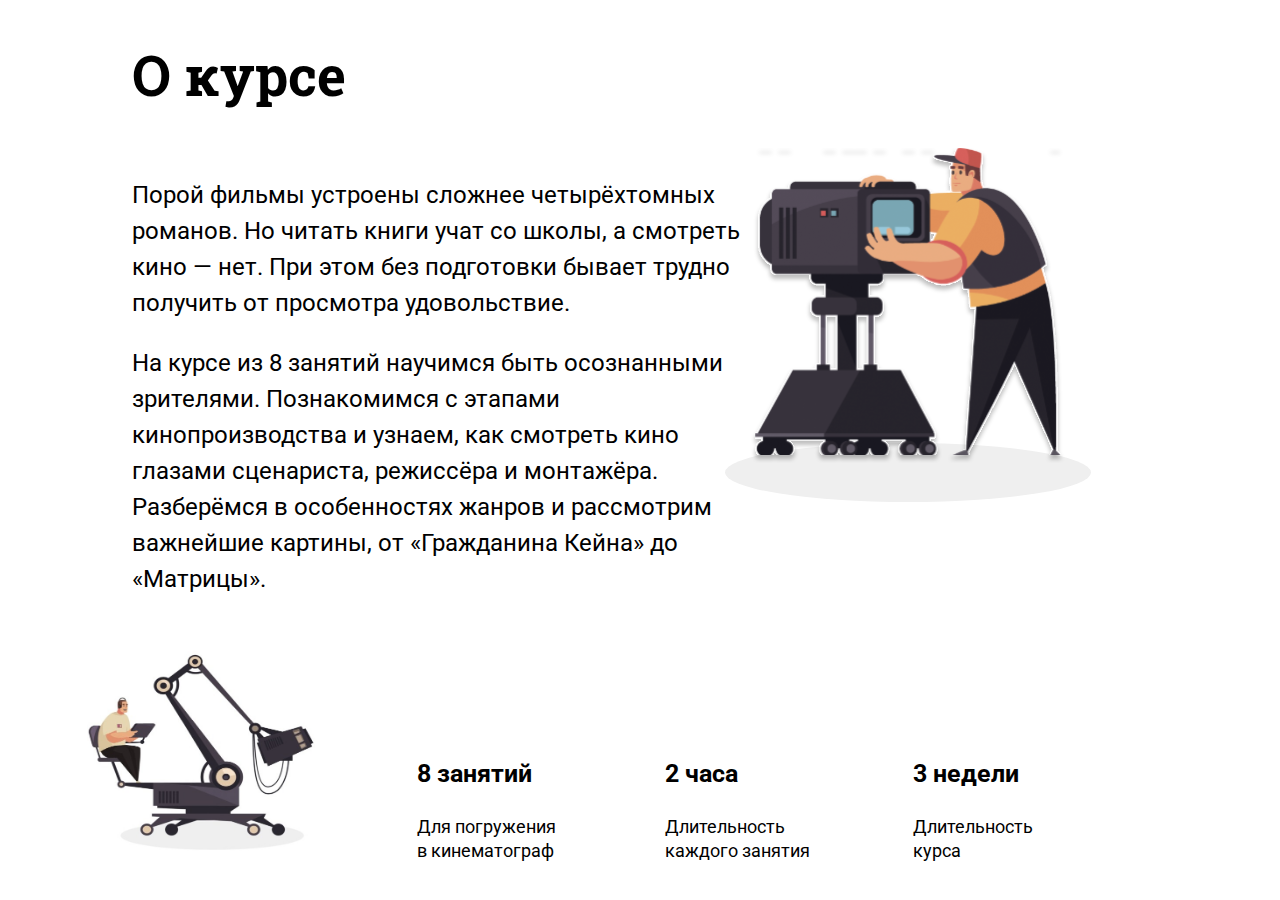
<file: index.html>
<!doctype html>
<html lang="en">
  <head>
    <meta charset="utf-8">
    <meta name="viewport" content="width=device-width, initial-scale=1, shrink-to-fit=no">
    <title>Figma</title>
    <link rel="stylesheet" href="style.css">
  </head>
  <body>
    <section class="section1">
            <div class="text">
                <h1>О курсе</h1>
                <p>Порой фильмы устроены сложнее четырёхтомных романов. Но читать книги учат со школы, а смотреть кино — нет. При этом без подготовки бывает трудно получить от просмотра удовольствие.</p>
                <p> На курсе из 8 занятий научимся быть осознанными зрителями. Познакомимся с этапами кинопроизводства и узнаем, как смотреть кино глазами сценариста, режиссёра и монтажёра. Разберёмся в особенностях жанров и рассмотрим важнейшие картины, от «Гражданина Кейна» до «Матрицы».</p>
            </div>
            <div class="img">
                <img class="img1" src="img/man.svg" alt="err">
                <img class="img2" src="img/Ellipse 2.svg" alt="err">
            </div>
    </section>

    <section class="section2">
        <img src="img/img2.jpg" alt="err">
        <div class="box">
            <p class="title">8 занятий </p>
            <p class="text">Для погружения в кинематограф</p>
        </div>
        <div class="box">
            <p class="title">2 часа</p>
            <p class="text">Длительность каждого занятия</p>
        </div>
        <div class="box">
            <p class="title">3 недели</p>
            <p class="text">Длительность курса</p>
        </div>
    </section>
  </body>
</html>
</file>
<file: style.css>
@import url('https://fonts.googleapis.com/css2?family=Roboto:&display=swap');
@import url('https://fonts.googleapis.com/css2?family=Roboto+Slab:wght@500&display=swap');
body{
    font-family: 'Roboto', sans-serif;
}
.section1{
    margin: 10px 124px ;
    display: flex;
    align-items: center;
    justify-content: space-between;
}
.section1 .text{
    width: 662px;
    font-weight: 400;
    font-size: 24px;
    line-height: 36px;
}
.section1 h1{
    letter-spacing: 0em;
    text-align: left;
    height: 93px;
    width: 365px;
    font-family: 'Roboto Slab', serif;
    font-weight: 700;
    font-size: 55px;
    line-height: 56px;
}
.section1 .img{
    width: 280px;
    margin-right: 100px;
    display: flex;
    flex-direction: column;
    align-items: center;
}
.section1 img{
    width: 314px;
    height: 315px;
}
.section1 .img1{
    position: relative;
    top: 20px;
}
.section1 .img2{
    width: 366px;
    height: 59px;
}
.section2{
    margin: 30px;
    display: flex;
    justify-content: space-around;
    align-items: center;
    width: 85%;
}
.section2 img{
    width: 232px;
    height: 203px;
}
.section2 .box{
    width: 150px;
    height: 39px;
}
.section2 .title{
    font-weight: 700;
    font-size: 25px;
    line-height: 32.5px;
}
.section2 .text{
    font-weight: 400;
    font-size: 18px;
    line-height: 23.4px;
}
@media only screen and (max-width: 830px){
    .section1 h1{
        width: 170px;
        height: 43px;
        font-size: 26px;
        line-height: 26.36px;
    }

    .section1{
        justify-content: center;
        align-items: center;
        flex-direction: column;
    }
    .section1 .text{
        height: 280px;
        width: 308px;
        font-size: 12px;
        line-height: 18px;
    }
    .section1 .img{
        padding-left: 0px;
    }
    .section1 img{
        width: 146px;
        height: 146px;
    }
    .section1 .img2{
        width: 211px;
        height: 34px;
    }
    .section2{
        height: 150px;
        flex-wrap: wrap;
        margin-top: 10px;
        width: 85%;
    }
    .section2 img{
       display: none;
    }
    .section2 .box{
        width: 150px;
        height: 39px;
    }
    .section2 .title{
        font-weight: 700;
        font-size: 12px;
        line-height: 15.6px;
    }
    .section2 .text{
        font-weight: 400;
        font-size: 10px;
        line-height: 13px;
    }
}
@media (max-width: 375px){
    .section1{
        margin-top: 40px;
        justify-content: center;
    }
    .section1 .text{
        width: 383px;
        font-size: 14px;
        line-height: 21px;
    }
    .section1 h1{
        height: 53px;
        width: 211px;
        font-size: 32px;
        line-height: 32.44px;
    }
    .section1 .img{
        padding-left: 100px;
    }
    .section1 img{
        width: 181px;
        height: 182px;
    }
    .section1 .img2{
        width: 170px;
        height: 27px;
    }
    .section2 img{
        display: none;
    }
    .section2 .box{
        width: 86px;
        height: 39px;
    }
    .section2 .title{
        font-size: 15px;
        line-height: 19px;
    }
    .section2 .text{
        font-size: 11px;
        line-height: 14px;
    }
}
</file>
